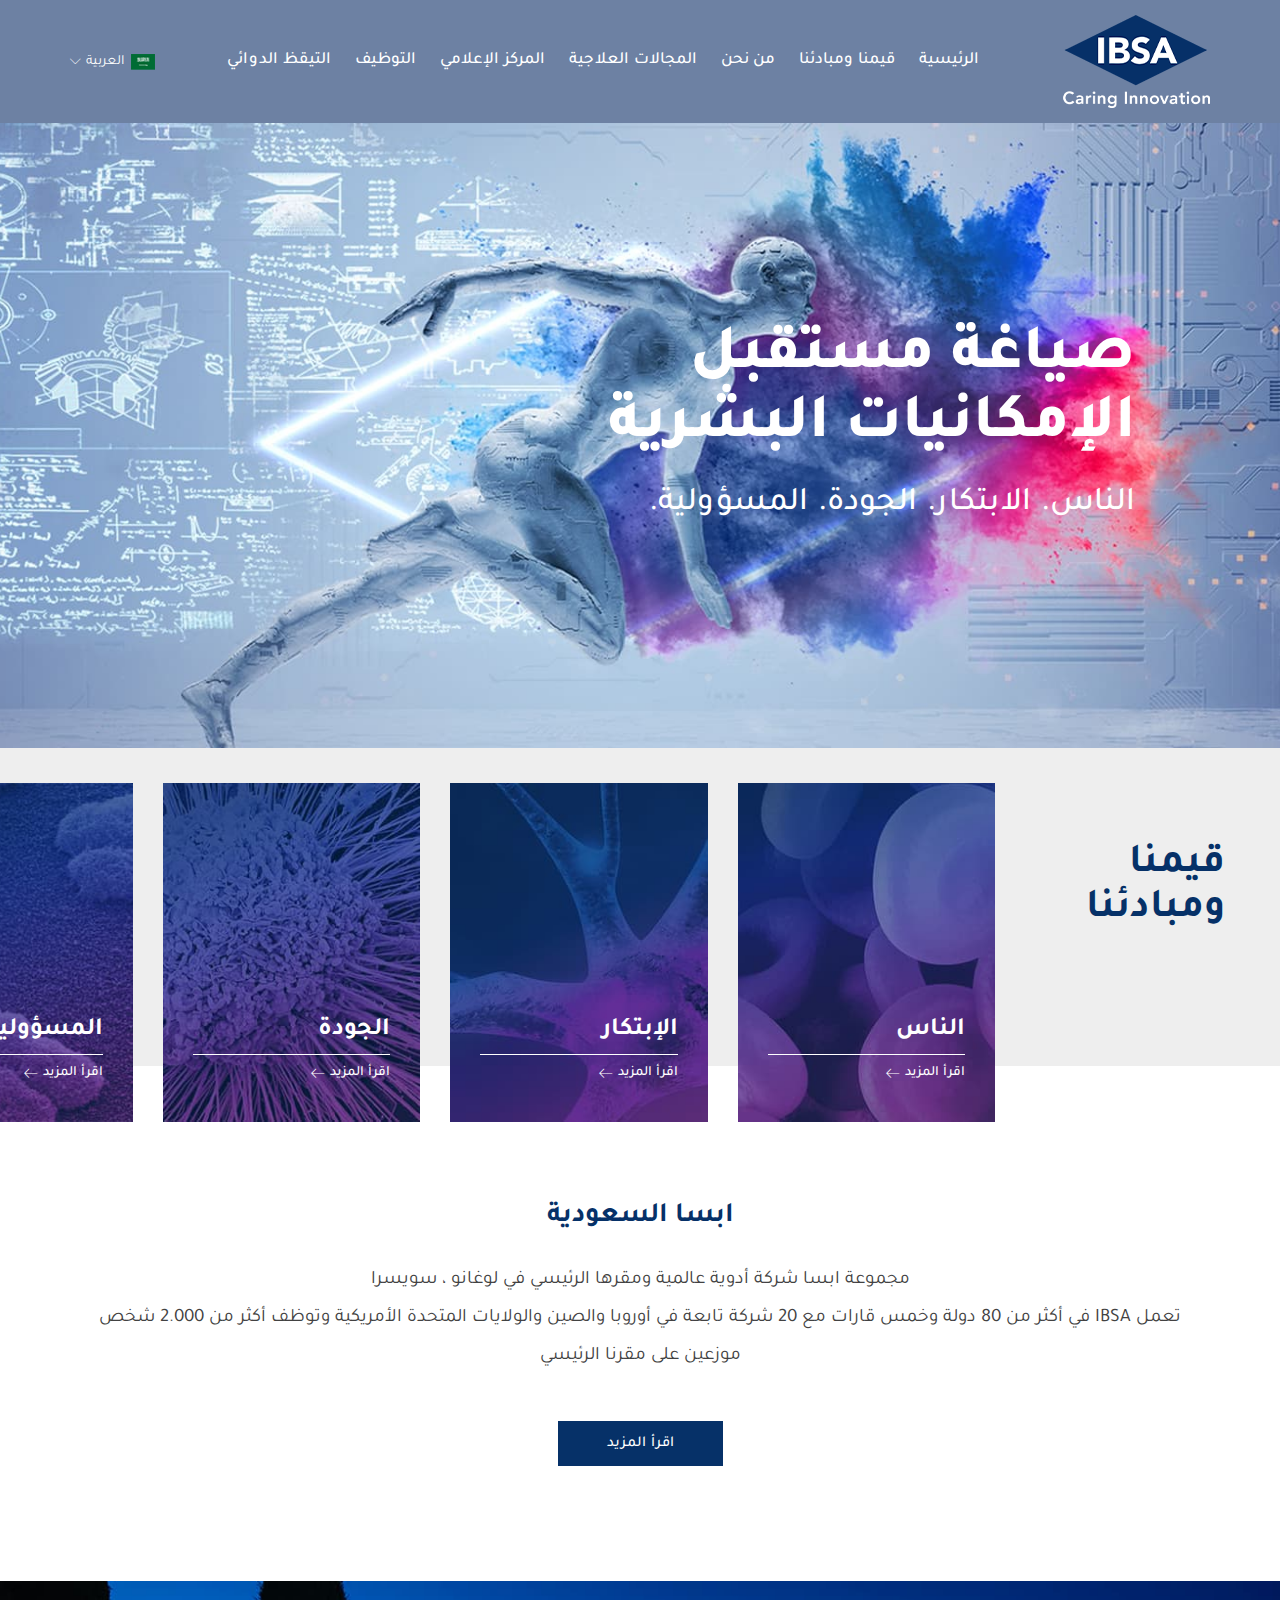
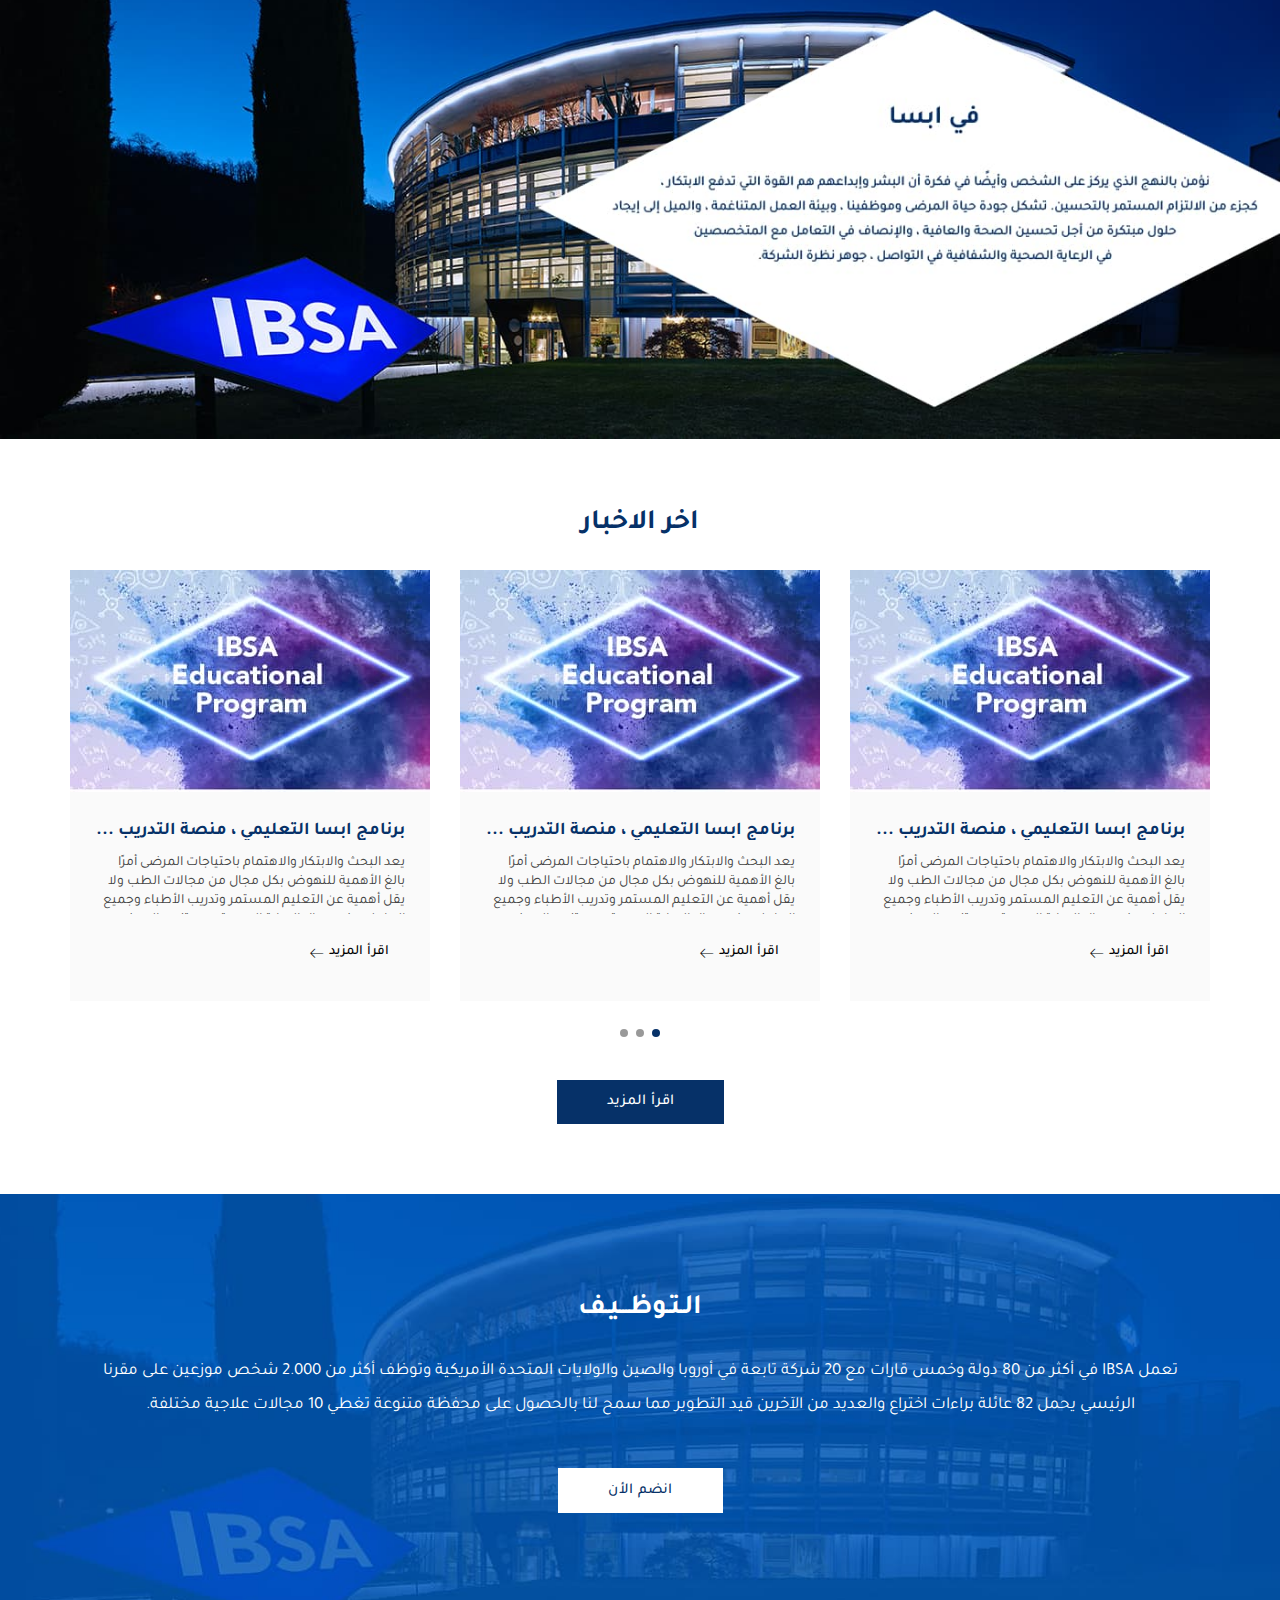
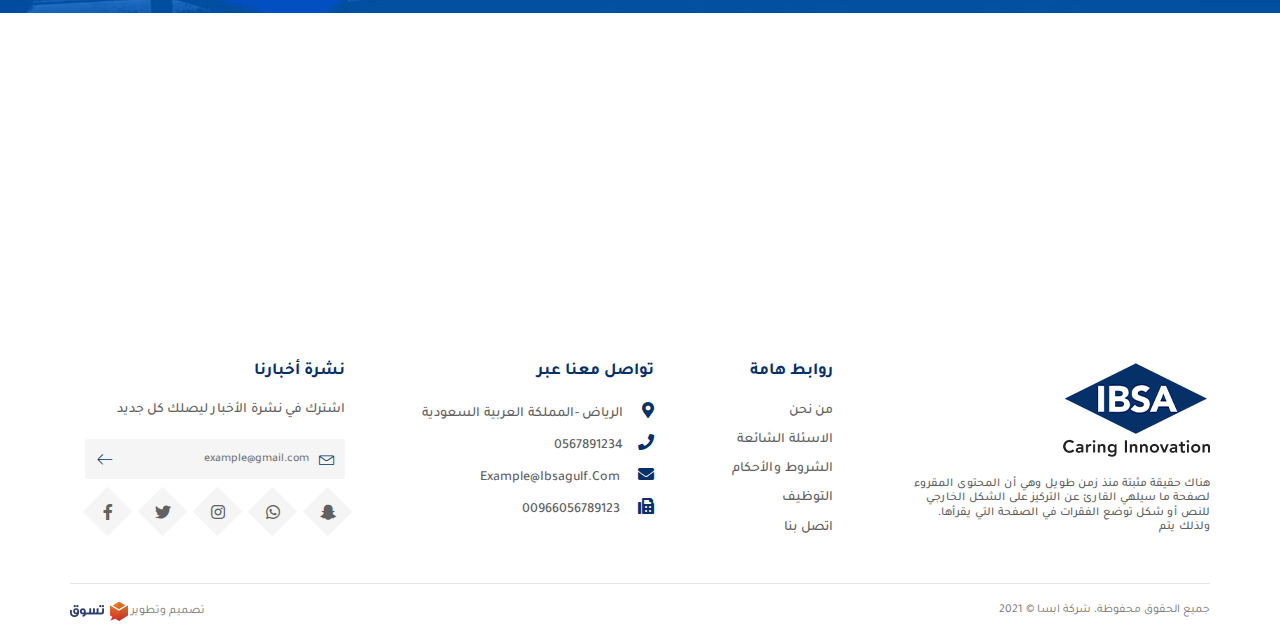
<file: index.html>
<!DOCTYPE html>
<html lang="ar" dir="rtl">
  <head>
    <meta charset="UTF-8" />
    <meta name="viewport" content="width=device-width, initial-scale=1.0" />
    <link rel="stylesheet" href="./css/vendor/all.min.css" />
    <link rel="stylesheet" href="./css/vendor/linear.css" />
    <link rel="stylesheet" href="./css/vendor/bootstrap.min.css" />
    <link rel="stylesheet" href="./css/vendor/swiper-bundle.css" />
    <link rel="stylesheet" href="./css/main.css" />
    <link rel="shortcut icon" href="./images/favicon.png" />
    <title>ابسا</title>
  </head>

  <body class="overflow">
    <div class="pre-loader">
      <div class="content">
        <div class="lds">
          <div></div>
          <div></div>
          <div></div>
        </div>
      </div>
    </div>

    <nav>
      <div class="container">
        <div class="nav-bottom">
          <div class="nav-logo">
            <a href="#"><img src="./images/logo.png" alt=".." /></a>
          </div>
          <div class="nava" id="nava">
            <div class="nava-content">
              <div class="nava-head">
                <div class="nava-close" id="close-nava">
                  <span class="lnr lnr-cross"></span>
                </div>
              </div>
              <ul>
                <li><a href="#"> الرئيسية </a></li>
                <li><a href="#"> قيمنا ومبادئنا </a></li>
                <li><a href="#"> من نحن </a></li>
                <li><a href="#"> المجالات العلاجية </a></li>
                <li class="top-setting sm-slide slide">
                  <span class="setting-anchor drop ico-btn">
                    <span class="txt">المركز الإعلامي</span>
                    <span class="lnr lnr-chevron-down down"></span>
                  </span>
                  <ul class="top-dropDown">
                    <li><a href="#">اخبارنا</a></li>
                    <li><a href="#">معرض الصور</a></li>
                    <li><a href="#">فروعنا</a></li>
                  </ul>
                </li>
                <li><a href="#"> التوظيف </a></li>
                <li><a href="#"> التيقظ الدوائي </a></li>
              </ul>
            </div>
          </div>
          <div class="nav-icons flex-center">
            <div class="top-setting nav-lang nav-icon">
              <span class="setting-anchor ico-btn">
                <img src="./images/icons/ar.png" alt=".." />
                <span class="txt">العربية</span>
                <span class="lnr lnr-chevron-down down"></span>
              </span>
              <ul class="top-dropDown">
                <li><a href="./index.html">العربية</a></li>
                <li><a href="./index-en.html"> English</a></li>
              </ul>
            </div>
            <div class="nava-btn nav-icon" id="nava-icon">
              <div class="ico-btn">
                <span class="lnr lnr-menu"></span>
              </div>
            </div>
          </div>
        </div>
      </div>
    </nav>

    <header>
      <a href="#">
        <div class="container">
          <div class="header-content">
            <h1>صياغة مستقبل <br>
              الإمكانيات البشرية </h1>
            <h2>الناس.  الابتكار.  الجودة.  المسؤولية.</h2>
         </div>
        </div>
      </a>
    </div>

    </header>

    <section class="services">
      <div class="container">
        <div class="services-content" id="services-content">
          <div class="services-head">
            <h3>قيمنا <br>
              ومبادئنا</h3>
          </div>
          <div class="services-slider">

            <div class="services-swiper-container s-containe">
              <div class="swiper-wrapper">
                <div class="swiper-slide">
                  <div class="service">
                      <div class="service-img">
                        <img src="./images/banners/1.jpg" alt=".." />
                      </div>
                      <div class="service-body">
                        <h4>الناس</h4>
                        <p>كما أن الدم مسؤول عن أهم الوظائف الحيوية من خلال نقل الأكسجين والمواد المغذية إلى جميع خلايا الجسم ، فإننا نشعر بالمسؤولية تجاه العافية العامة للفرد ، بما في ذلك البيئة والمجتمع المحلي.
                        </p>
                        <a href="#" class="s-btn">اقرأ المزيد <span class="lnr lnr-arrow-left arrow"></span></a>
                      </div>
                  </div>
                </div>
                <div class="swiper-slide">
                  <div class="service">
                      <div class="service-img">
                        <img src="./images/banners/2.jpg" alt=".." />
                      </div>
                      <div class="service-body">
                        <h4>الإبتكار</h4>
                        <p>كما أن الدم مسؤول عن أهم الوظائف الحيوية من خلال نقل الأكسجين والمواد المغذية إلى جميع خلايا الجسم ، فإننا نشعر بالمسؤولية تجاه العافية العامة للفرد ، بما في ذلك البيئة والمجتمع المحلي.
                        </p>
                        <a href="#" class="s-btn">اقرأ المزيد <span class="lnr lnr-arrow-left arrow"></span></a>
                      </div>
                  </div>
                </div>
                <div class="swiper-slide">
                  <div class="service">
                      <div class="service-img">
                        <img src="./images/banners/3.jpg" alt=".." />
                      </div>
                      <div class="service-body">
                        <h4>الجودة</h4>
                        <p>كما أن الدم مسؤول عن أهم الوظائف الحيوية من خلال نقل الأكسجين والمواد المغذية إلى جميع خلايا الجسم ، فإننا نشعر بالمسؤولية تجاه العافية العامة للفرد ، بما في ذلك البيئة والمجتمع المحلي.
                        </p>
                        <a href="#" class="s-btn">اقرأ المزيد <span class="lnr lnr-arrow-left arrow"></span></a>
                      </div>
                  </div>
                </div>
                <div class="swiper-slide">
                  <div class="service">
                      <div class="service-img">
                        <img src="./images/banners/4.jpg" alt=".." />
                      </div>
                      <div class="service-body">
                        <h4>المسؤولية</h4>
                        <p>كما أن الدم مسؤول عن أهم الوظائف الحيوية من خلال نقل الأكسجين والمواد المغذية إلى جميع خلايا الجسم ، فإننا نشعر بالمسؤولية تجاه العافية العامة للفرد ، بما في ذلك البيئة والمجتمع المحلي.
                        </p>
                        <a href="#" class="s-btn">اقرأ المزيد <span class="lnr lnr-arrow-left arrow"></span></a>
                      </div>
                  </div>
                </div>
              </div>
  
              <div class="swiper-pagination"></div>          
            </div>
            <div class="swiper-button-prev" id="slider-btn-prev"></div>
            <div class="swiper-button-next" id="slider-btn-next"></div>
          </div>
        </div>
      </div>
    </section>

    <div class="about">
      <div class="container">
        <div class="about-content">
          <div class="s-head">
            <h3>ابسا السعودية</h3>
          </div>
          <p>
            مجموعة ابسا شركة أدوية عالمية ومقرها الرئيسي في لوغانو ، سويسرا <br>
            تعمل IBSA في أكثر من 80 دولة وخمس قارات مع 20 شركة تابعة في أوروبا والصين والولايات المتحدة الأمريكية وتوظف أكثر من 2.000 شخص موزعين على مقرنا الرئيسي </p>
            <a href="#" class="s-btn">اقرأ المزيد</a>
        </div>
      </div>
    </div>
    
    <section class="banner-container">
        <div class="banner-content flex-center">
          <div class="banner">
            <a href="#"><img src="./images/banners/banner.jpg" alt=".." /></a>
          </div>
        </div>
    </section>

    <section class="news">
      <div class="container">
        <div class="news-head s-head">
          <h3>اخر الاخبار</h3>
        </div>
        <div class="s-swiper-container s-containe">
          <div class="news-content swiper-wrapper">
            <div class="news-item swiper-slide">
              <div class="news-img">
                <a href="#">
                  <img src="./images/news.jpg" alt=".." />
                </a>
              </div>
              <div class="news-body">
                <h3>
                  <a href="#">
                    برنامج ابسا التعليمي ، منصة التدريب ...</a
                  >
                </h3>
                <p>
                  يعد البحث والابتكار والاهتمام باحتياجات المرضى أمرًا بالغ الأهمية للنهوض بكل مجال من مجالات الطب ولا يقل أهمية عن التعليم المستمر وتدريب الأطباء وجميع العاملين في مجال الرعاية الصحية. يعد تزويد المهنيين الطبيين بأفضل الأدوات لتحقيق النمو المستمر في المهارات والمعرفة مسؤولية تفي بها IBSA دائمًا بالالتزام والشغف.
                </p>
                <a class="s-btn" href="#">اقرأ المزيد <span class="lnr lnr-arrow-left left"></span></a>
              </div>
            </div>
            <div class="news-item swiper-slide">
              <div class="news-img">
                <a href="#">
                  <img src="./images/news.jpg" alt=".." />
                </a>
              </div>
              <div class="news-body">
                <h3>
                  <a href="#">
                    برنامج ابسا التعليمي ، منصة التدريب ...</a
                  >
                </h3>
                <p>
                  يعد البحث والابتكار والاهتمام باحتياجات المرضى أمرًا بالغ الأهمية للنهوض بكل مجال من مجالات الطب ولا يقل أهمية عن التعليم المستمر وتدريب الأطباء وجميع العاملين في مجال الرعاية الصحية. يعد تزويد المهنيين الطبيين بأفضل الأدوات لتحقيق النمو المستمر في المهارات والمعرفة مسؤولية تفي بها IBSA دائمًا بالالتزام والشغف.
                </p>
                <a class="s-btn" href="#">اقرأ المزيد <span class="lnr lnr-arrow-left left"></span></a>
              </div>
            </div>
            <div class="news-item swiper-slide">
              <div class="news-img">
                <a href="#">
                  <img src="./images/news.jpg" alt=".." />
                </a>
              </div>
              <div class="news-body">
                <h3>
                  <a href="#">
                    برنامج ابسا التعليمي ، منصة التدريب ...</a
                  >
                </h3>
                <p>
                  يعد البحث والابتكار والاهتمام باحتياجات المرضى أمرًا بالغ الأهمية للنهوض بكل مجال من مجالات الطب ولا يقل أهمية عن التعليم المستمر وتدريب الأطباء وجميع العاملين في مجال الرعاية الصحية. يعد تزويد المهنيين الطبيين بأفضل الأدوات لتحقيق النمو المستمر في المهارات والمعرفة مسؤولية تفي بها IBSA دائمًا بالالتزام والشغف.
                </p>
                <a class="s-btn" href="#">اقرأ المزيد <span class="lnr lnr-arrow-left left"></span></a>
              </div>
            </div>
          </div>

          <div class="swiper-pagination"></div>

        </div>
        <a href="#" class="more">اقرأ المزيد</a>
      </div>
    </section>

    <div class="join">
      <div class="container">
        <div class="join-content">
          <div class="s-head">
            <h3>الـتـوظـــيـف</h3>
          </div>
          <p>
            تعمل IBSA في أكثر من 80 دولة وخمس قارات مع 20 شركة تابعة في أوروبا والصين والولايات المتحدة الأمريكية وتوظف أكثر من 2.000 شخص موزعين على مقرنا الرئيسي 
يحمل 82 عائلة براءات اختراع والعديد من الآخرين قيد التطوير مما سمح لنا بالحصول على محفظة متنوعة تغطي 10 مجالات علاجية مختلفة.
            <a href="#" class="s-btn">انضم الأن</a>
        </div>
      </div>
    </div>
    
    <div class="map">
      <iframe
        src="https://maps.google.com/maps?q=Riyadh&z=15&output=embed"
        width="360"
        height="270"
        frameborder="0"
        style="border: 0"
      ></iframe>
    </div>

    <footer>
      <div class="container">
        <div class="footer-top">
          <div class="footer-logo">
            <img src="./images/footer-logo.png" alt=".." />
            <p>
              هناك حقيقة مثبتة منذ زمن طويل وهي أن المحتوى المقروء لصفحة ما
              سيلهي القارئ عن التركيز على الشكل الخارجي للنص أو شكل توضع الفقرات
              في الصفحة التي يقرأها. ولذلك يتم
            </p>
          </div>
          <div
            class="info footer-list"
            data-aos="fade-left"
            data-aos-delay="0"
            data-target="#collapse1"
            aria-expanded="false"
            aria-controls="collapse1"
          >
            <div class="head">
              <h4>روابط هامة <i class="fas fa-chevron-down down"></i></h4>
            </div>
            <ul id="collapse1">
              <li><a href="#">من نحن</a></li>
              <li><a href="#">الاسئلة الشائعة</a></li>
              <li><a href="#">الشروط والأحكام</a></li>
              <li><a href="#">التوظيف</a></li>
              <li><a href="#">اتصل بنا</a></li>
            </ul>
          </div>
          <div
            class="adds footer-list"
            data-aos="fade-left"
            data-aos-delay="300"
            data-target="#collapse2"
            aria-expanded="false"
            aria-controls="collapse2"
          >
            <div class="head">
              <h4>تواصل معنا عبر <i class="fas fa-chevron-down down"></i></h4>
            </div>
            <ul id="collapse2">
              <li>
                <a href="#"
                  ><i class="fas fa-map-marker-alt ico"></i> الرياض -المملكة العربية السعودية</a
                >
              </li>
              <li>
                <a href="#"
                  ><i class="fas fa-phone ico"></i>0567891234
                  </a
                >
              </li>
              <li>
                <a href="#"
                  ><i class="fas fa-envelope ico"></i>
                  example@ibsagulf.com</a
                >
              </li>
              <li>
                <a href="#"><i class="fas fa-fax ico"></i> 00966056789123</a>
              </li>
            </ul>
          </div>
          <div class="mail">
            <div class="head">
              <h4>نشرة أخبارنا</h4>
            </div>
            <div class="newslitter">
              <p>اشترك في نشرة الأخبار ليصلك كل جديد</p>
              <div class="form">
                <div class="input-form">
                  <span class="lnr lnr-envelope ico"></span>
                  <input type="text" placeholder="example@gmail.com" />
                  <button class="send-btn flex-center">
                    <span class="lnr lnr-arrow-left"></span>
                  </button>
                </div>
              </div>
            </div>
            <div class="social flex-center">
              <div class="social-icon snap">
                <a class="flex-center" href="#">
                  <i class="fab fa-snapchat-ghost"></i>
                </a>
              </div>
              <div class="social-icon whats">
                <a class="flex-center" href="#">
                  <i class="fab fa-whatsapp"></i>
                </a>
              </div>
              <div class="social-icon insta">
                <a class="flex-center" href="#">
                  <i class="fab fa-instagram"></i>
                </a>
              </div>
              <div class="social-icon twitter">
                <a class="flex-center" href="#">
                  <i class="fab fa-twitter"></i>
                </a>
              </div>
              <div class="social-icon facebook">
                <a class="flex-center" href="#">
                  <i class="fab fa-facebook-f"></i>
                </a>
              </div>
            </div>
          </div>
        </div>
        <div class="credit flex-center">
          <p>جميع الحقوق محفوظة، شركة ابسا &copy; 2021</p>
          <p>
            تصميم وتطوير
            <a href="https://tasawk.com.sa/" target="_blank">
              <img src="./images/icons/footer.png" alt=".."
            /></a>
          </p>
        </div>
      </div>
    </footer>

    <div
      id="up"
      class="up flex-center"
      onclick="window.scroll({top: 0,behavior: 'smooth'});"
    >
      <span class="lnr lnr-arrow-up"></span>
    </div>

    <script src="./js/vendor/jquery.min.js"></script>
    <script src="./js/vendor/bootstrap.min.js"></script>
    <script src="./js/vendor/swiper-bundle.js"></script>
    <script src="./js/main.js"></script>
  </body>
</html>
</file>
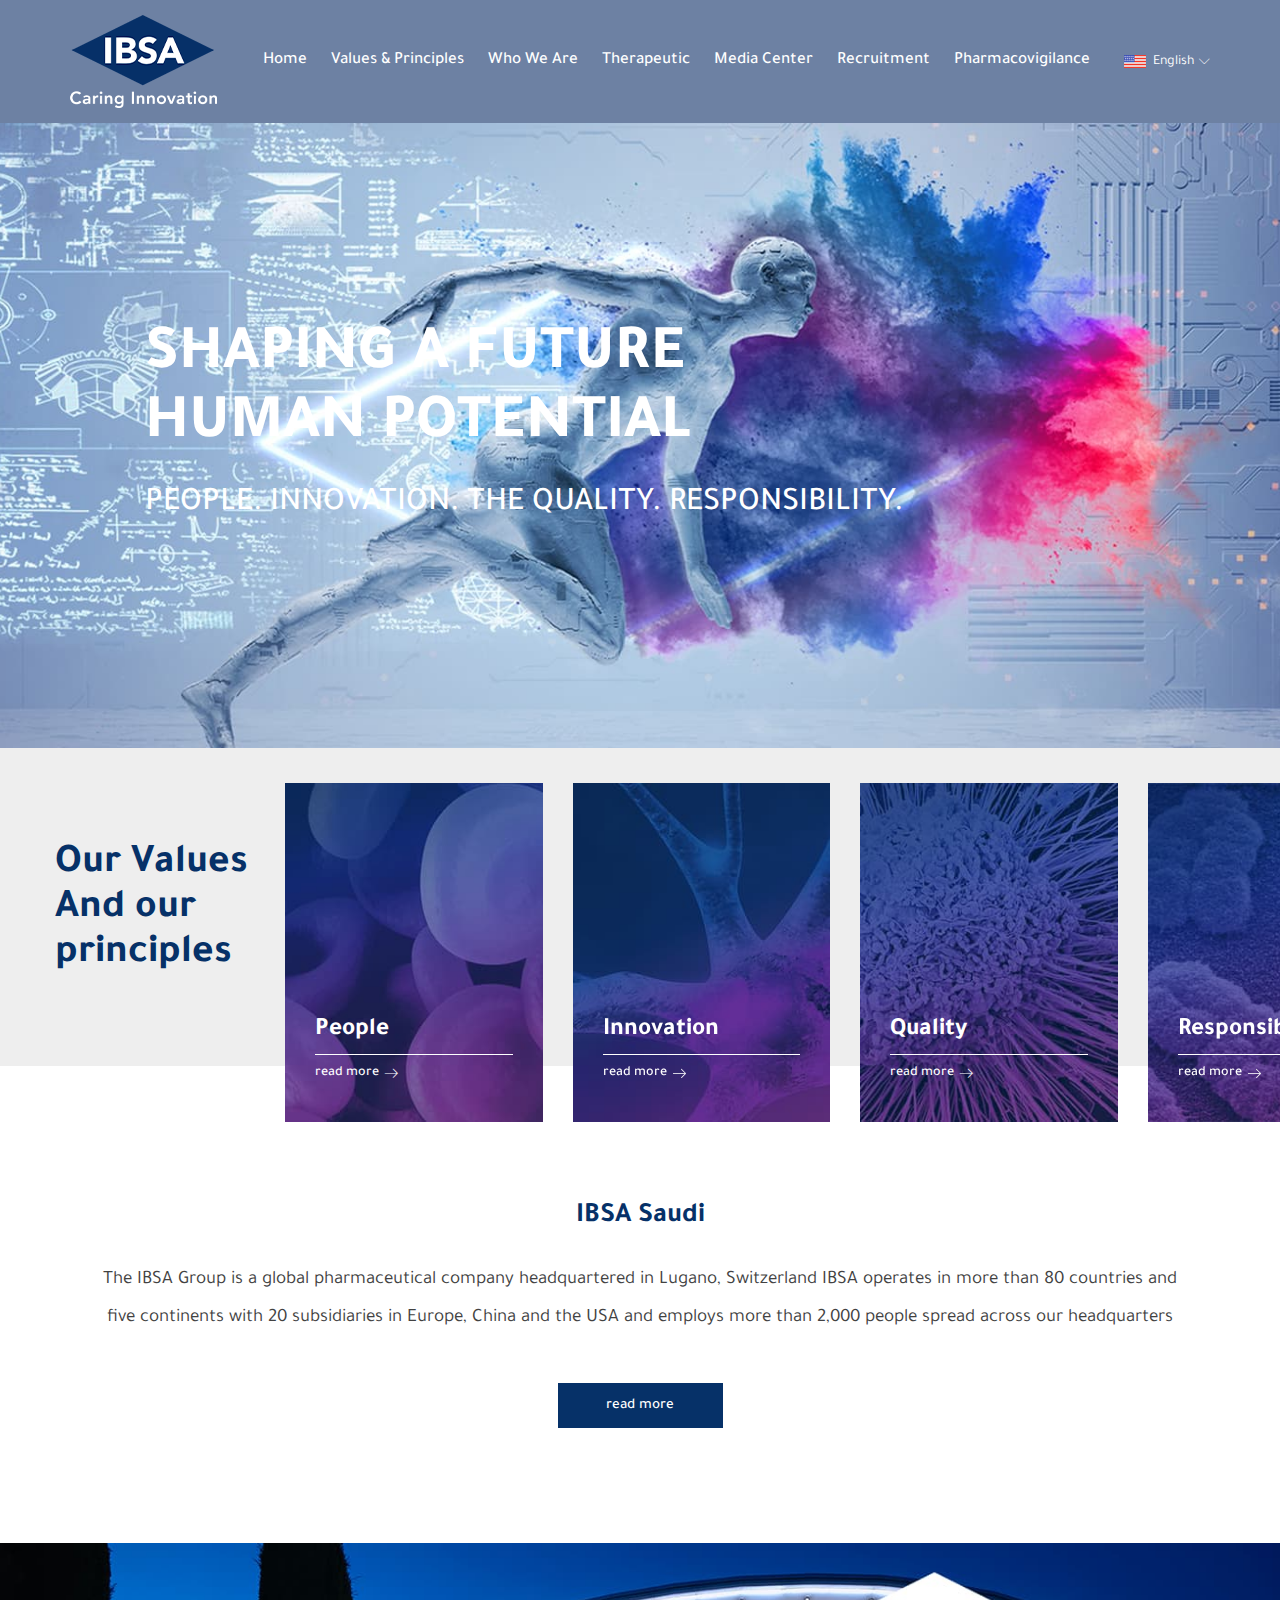
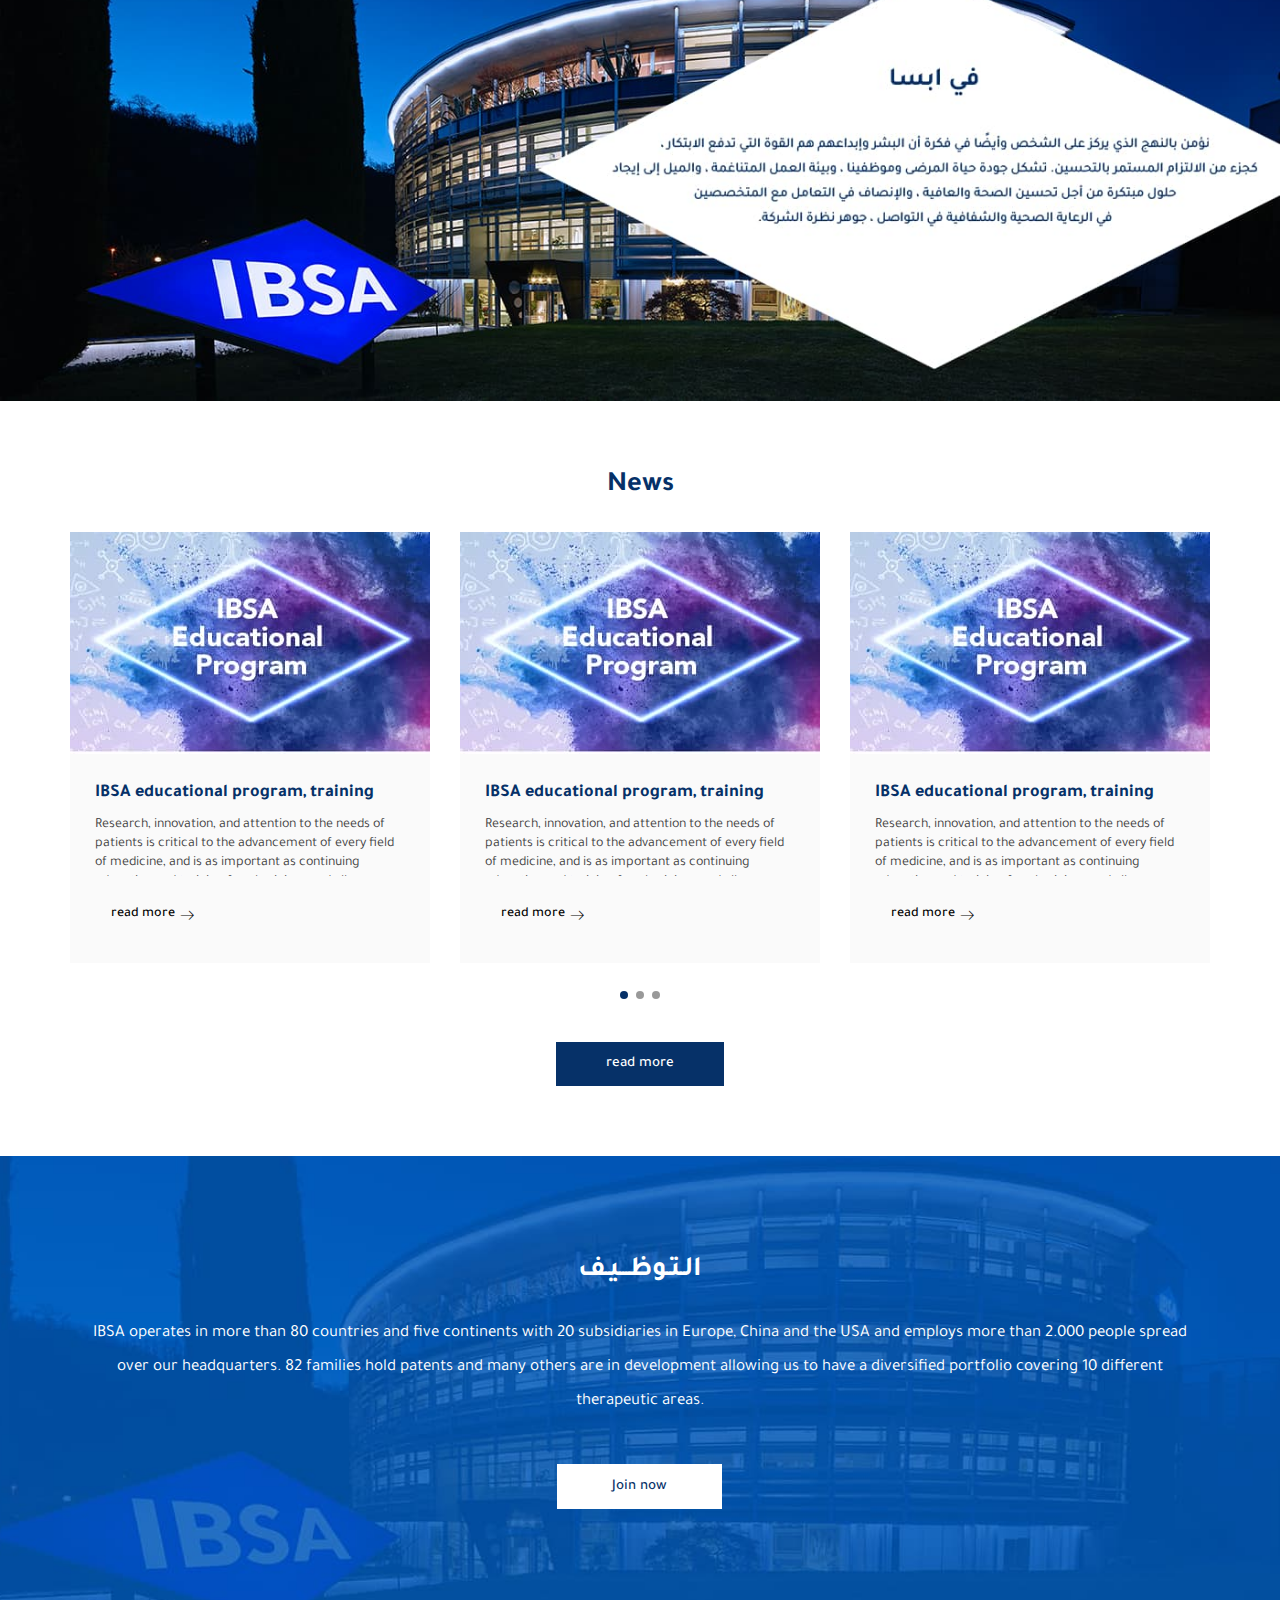
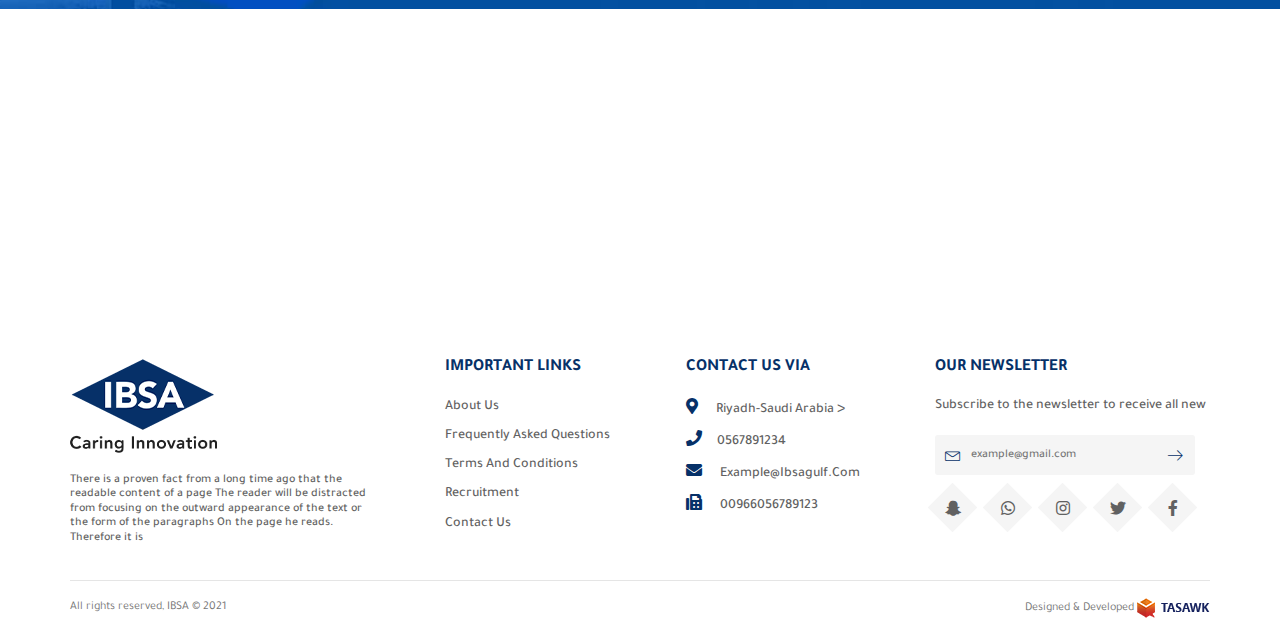
<file: index-en.html>
<!DOCTYPE html>
<html lang="en" dir="ltr">
  <head>
    <meta charset="UTF-8" />
    <meta name="viewport" content="width=device-width, initial-scale=1.0" />
    <link rel="stylesheet" href="./css/vendor/all.min.css" />
    <link rel="stylesheet" href="./css/vendor/linear.css" />
    <link rel="stylesheet" href="./css/vendor/bootstrap.min.css" />
    <link rel="stylesheet" href="./css/vendor/swiper-bundle.css" />
    <link rel="stylesheet" href="./css/main.css" />
    <link rel="shortcut icon" href="./images/favicon.png" />
    <title>IBSA</title>
  </head>

  <body class="overflow">
    <div class="pre-loader">
      <div class="content">
        <div class="lds">
          <div></div>
          <div></div>
          <div></div>
        </div>
      </div>
    </div>

    <nav>
      <div class="container">
        <div class="nav-bottom">
          <div class="nav-logo">
            <a href="#"><img src="./images/logo.png" alt=".." /></a>
          </div>
          <div class="nava" id="nava">
            <div class="nava-content">
              <div class="nava-head">
                <div class="nava-close" id="close-nava">
                  <span class="lnr lnr-cross"></span>
                </div>
              </div>
              <ul>
                <li> <a href="#"> Home </a> </li>
                <li> <a href="#"> values & principles </a> </li>
                <li> <a href="#"> Who we are </a> </li>
                <li> <a href="#"> Therapeutic </a> </li>
                <li class = "top-setting sm-slide slide">
                  <span class = "setting-anchor drop ico-btn">
                    <span class = "txt"> Media Center </span>
                    <span class="lnr lnr-chevron-down down"></span>
                  </span>
                  <ul class="top-dropDown">
                     <li> <a href="#"> our news </a> </li>
                     <li> <a href="#"> Gallery </a> </li>
                     <li> <a href="#"> Branches </a> </li>
                   </ul>
                 </li>
                 <li> <a href="#"> recruitment </a> </li>
                 <li> <a href="#"> Pharmacovigilance </a> </li>
              </ul>
            </div>
          </div>
          <div class="nav-icons flex-center">
            <div class="top-setting nav-lang nav-icon">
              <span class="setting-anchor ico-btn">
                <img src="./images/icons/en.png" alt=".." />
                <span class="txt">English</span>
                <span class="lnr lnr-chevron-down down"></span>
              </span>
              <ul class="top-dropDown">
                <li><a href="./index.html">العربية</a></li>
                <li><a href="./index-en.html"> English</a></li>
              </ul>
            </div>
            <div class="nava-btn nav-icon" id="nava-icon">
              <div class="ico-btn">
                <span class="lnr lnr-menu"></span>
              </div>
            </div>
          </div>
        </div>
      </div>
    </nav>

    <header>
      <a href="#">
        <div class="container">
          <div class="header-content">
            <h1> Shaping a future <br>
              Human potential </h1> 
            <h2> people. Innovation. the quality. Responsibility. </h2>
         </div>
        </div>
      </a>
    </div>

    </header>

    <section class="services">
      <div class="container">
        <div class="services-content" id="services-content">
          <div class="services-head">
            <h3> Our Values <br>
              And our principles </h3>
          </div>
          <div class="services-slider">

            <div class="services-swiper-container s-containe">
              <div class="swiper-wrapper">
                <div class="swiper-slide">
                  <div class="service">
                      <div class="service-img">
                        <img src="./images/banners/1.jpg" alt=".." />
                      </div>
                      <div class="service-body">
                        <h4>People</h4>
                        <p>Just as blood is responsible for the most vital functions by transporting oxygen and nutrients to all cells of the body, we feel a responsibility towards the general wellness of the individual, including the environment and the community.</p>
                        <a href="#" class="s-btn">read more <span class="lnr lnr-arrow-right arrow"></span></a>
                      </div>
                  </div>
                </div>
                <div class="swiper-slide">
                  <div class="service">
                      <div class="service-img">
                        <img src="./images/banners/2.jpg" alt=".." />
                      </div>
                      <div class="service-body">
                        <h4>Innovation</h4>
                        <p>Just as blood is responsible for the most vital functions by transporting oxygen and nutrients to all cells of the body, we feel a responsibility towards the general wellness of the individual, including the environment and the community.</p>
                        <a href="#" class="s-btn">read more <span class="lnr lnr-arrow-right arrow"></span></a>
                      </div>
                  </div>
                </div>
                <div class="swiper-slide">
                  <div class="service">
                      <div class="service-img">
                        <img src="./images/banners/3.jpg" alt=".." />
                      </div>
                      <div class="service-body">
                        <h4>Quality</h4>
                        <p>Just as blood is responsible for the most vital functions by transporting oxygen and nutrients to all cells of the body, we feel a responsibility towards the general wellness of the individual, including the environment and the community.</p>
                        <a href="#" class="s-btn">read more <span class="lnr lnr-arrow-right arrow"></span></a>
                      </div>
                  </div>
                </div>
                <div class="swiper-slide">
                  <div class="service">
                      <div class="service-img">
                        <img src="./images/banners/4.jpg" alt=".." />
                      </div>
                      <div class="service-body">
                        <h4>Responsibility</h4>
                        <p>Just as blood is responsible for the most vital functions by transporting oxygen and nutrients to all cells of the body, we feel a responsibility towards the general wellness of the individual, including the environment and the community.</p>
                        <a href="#" class="s-btn">read more <span class="lnr lnr-arrow-right arrow"></span></a>
                      </div>
                  </div>
                </div>
              </div>
  
              <div class="swiper-pagination"></div>          
            </div>
            <div class="swiper-button-prev" id="slider-btn-prev"></div>
            <div class="swiper-button-next" id="slider-btn-next"></div>
          </div>
        </div>
      </div>
    </section>

    <div class="about">
      <div class="container">
        <div class="about-content">
          <div class="s-head">
            <h3> IBSA Saudi </h3>
          </div>
          <p>
            The IBSA Group is a global pharmaceutical company headquartered in Lugano, Switzerland
            IBSA operates in more than 80 countries and five continents with 20 subsidiaries in Europe, China and the USA and employs more than 2,000 people spread across our headquarters </p>
            <a href="#" class="s-btn">read more</a>
        </div>
      </div>
    </div>
    
    <section class="banner-container">
        <div class="banner-content flex-center">
          <div class="banner">
            <a href="#"><img src="./images/banners/banner.jpg" alt=".." /></a>
          </div>
        </div>
    </section>

    <section class="news">
      <div class="container">
        <div class="news-head s-head">
          <h3>News</h3>
        </div>
        <div class="s-swiper-container s-containe">
          <div class="news-content swiper-wrapper">
            <div class="news-item swiper-slide">
              <div class="news-img">
                <a href="#">
                  <img src="./images/news.jpg" alt=".." />
                </a>
              </div>
              <div class="news-body">
                <h3>
                  <a href="#">
                    IBSA educational program, training platform ...</a
                  >
                </h3>
                <p>
                 Research, innovation, and attention to the needs of patients is critical to the advancement of every field of medicine, and is as important as continuing education and training for physicians and all healthcare workers. Providing medical professionals with the best tools for continuous growth in skills and knowledge is a responsibility that IBSA has always fulfilled with commitment and passion.
                </p>
                <a class="s-btn" href="#">read more <span class="lnr lnr-arrow-right left"></span></a>
              </div>
            </div>
            <div class="news-item swiper-slide">
              <div class="news-img">
                <a href="#">
                  <img src="./images/news.jpg" alt=".." />
                </a>
              </div>
              <div class="news-body">
                <h3>
                  <a href="#">
                    IBSA educational program, training platform ...</a
                  >
                </h3>
                <p>
                 Research, innovation, and attention to the needs of patients is critical to the advancement of every field of medicine, and is as important as continuing education and training for physicians and all healthcare workers. Providing medical professionals with the best tools for continuous growth in skills and knowledge is a responsibility that IBSA has always fulfilled with commitment and passion.
                </p>
                <a class="s-btn" href="#">read more <span class="lnr lnr-arrow-right left"></span></a>
              </div>
            </div>
            <div class="news-item swiper-slide">
              <div class="news-img">
                <a href="#">
                  <img src="./images/news.jpg" alt=".." />
                </a>
              </div>
              <div class="news-body">
                <h3>
                  <a href="#">
                    IBSA educational program, training platform ...</a
                  >
                </h3>
                <p>
                 Research, innovation, and attention to the needs of patients is critical to the advancement of every field of medicine, and is as important as continuing education and training for physicians and all healthcare workers. Providing medical professionals with the best tools for continuous growth in skills and knowledge is a responsibility that IBSA has always fulfilled with commitment and passion.
                </p>
                <a class="s-btn" href="#">read more <span class="lnr lnr-arrow-right left"></span></a>
              </div>
            </div>
          </div>

          <div class="swiper-pagination"></div>

        </div>
        <a href="#" class="more">read more</a>
      </div>
    </section>

    <div class="join">
      <div class="container">
        <div class="join-content">
          <div class="s-head">
            <h3>الـتـوظـــيـف</h3>
          </div>
          <p>
            IBSA operates in more than 80 countries and five continents with 20 subsidiaries in Europe, China and the USA and employs more than 2.000 people spread over our headquarters.
            82 families hold patents and many others are in development allowing us to have a diversified portfolio covering 10 different therapeutic areas.
            <a href="#" class="s-btn">Join now</a>
        </div>
      </div>
    </div>
    
    <div class="map">
      <iframe
        src="https://maps.google.com/maps?q=Riyadh&z=15&output=embed"
        width="360"
        height="270"
        frameborder="0"
        style="border: 0"
      ></iframe>
    </div>

    <footer>
      <div class="container">
        <div class="footer-top">
          <div class="footer-logo">
            <img src="./images/footer-logo.png" alt=".." />
            <p>
              There is a proven fact from a long time ago that the readable content of a page
              The reader will be distracted from focusing on the outward appearance of the text or the form of the paragraphs
              On the page he reads. Therefore it is
            </p>
          </div>
          <div
            class="info footer-list"
            data-aos="fade-left"
            data-aos-delay="0"
            data-target="#collapse1"
            aria-expanded="false"
            aria-controls="collapse1"
          >
            <div class="head">
              <h4> Important links <i class = "fas fa-chevron-down down"> </i> </h4>
            </div>
            <ul id = "collapse1">
              <li> <a href="#"> About us </a> </li>
              <li> <a href="#"> Frequently Asked Questions </a> </li>
              <li> <a href="#"> Terms and Conditions </a> </li>
              <li> <a href="#"> recruitment </a> </li>
              <li> <a href="#"> Contact us </a> </li>
            </ul>
          </div>
          <div
            class="adds footer-list"
            data-aos="fade-left"
            data-aos-delay="300"
            data-target="#collapse2"
            aria-expanded="false"
            aria-controls="collapse2"
          >
            <div class="head">
              <h4> Contact us via <i class = "fas fa-chevron-down down"> </i> </h4>
             </div>
             <ul id = "collapse2">
               <li>
                 <a href = "#"
                   > <i class = "fas fa-map-marker-alt ico"> </i> Riyadh-Saudi Arabia </a>
                 >
              </li>
              <li>
                <a href="#"
                  ><i class="fas fa-phone ico"></i>0567891234
                  </a
                >
              </li>
              <li>
                <a href="#"
                  ><i class="fas fa-envelope ico"></i>
                  example@ibsagulf.com</a
                >
              </li>
              <li>
                <a href="#"><i class="fas fa-fax ico"></i> 00966056789123</a>
              </li>
            </ul>
          </div>
          <div class="mail">
            <div class="head">
              <h4> Our newsletter </h4>
            </div>
            <div class = "newslitter">
              <p> Subscribe to the newsletter to receive all new </p>
              <div class="form">
                <div class="input-form">
                  <span class="lnr lnr-envelope ico"></span>
                  <input type="text" placeholder="example@gmail.com" />
                  <button class="send-btn flex-center">
                    <span class="lnr lnr-arrow-right"></span>
                  </button>
                </div>
              </div>
            </div>
            <div class="social flex-center">
              <div class="social-icon snap">
                <a class="flex-center" href="#">
                  <i class="fab fa-snapchat-ghost"></i>
                </a>
              </div>
              <div class="social-icon whats">
                <a class="flex-center" href="#">
                  <i class="fab fa-whatsapp"></i>
                </a>
              </div>
              <div class="social-icon insta">
                <a class="flex-center" href="#">
                  <i class="fab fa-instagram"></i>
                </a>
              </div>
              <div class="social-icon twitter">
                <a class="flex-center" href="#">
                  <i class="fab fa-twitter"></i>
                </a>
              </div>
              <div class="social-icon facebook">
                <a class="flex-center" href="#">
                  <i class="fab fa-facebook-f"></i>
                </a>
              </div>
            </div>
          </div>
        </div>
        <div class="credit flex-center">
          <p> All rights reserved, IBSA &copy; 2021 </p>
          <p>
            Designed & Developed
            <a href="https://tasawk.com.sa/" target="_blank">
              <img src = "./images/icons/footer-en.png" alt = ".."
            /> </a>
          </p>
        </div>
      </div>
    </footer>

    <div
      id="up"
      class="up flex-center"
      onclick="window.scroll({top: 0,behavior: 'smooth'});"
    >
      <span class="lnr lnr-arrow-up"></span>
    </div>

    <script src="./js/vendor/jquery.min.js"></script>
    <script src="./js/vendor/bootstrap.min.js"></script>
    <script src="./js/vendor/swiper-bundle.js"></script>
    <script src="./js/main.js"></script>
  </body>
</html>
</file>
<file: css/vendor/linear.css>
@font-face {
	font-family: 'Linearicons-Free';
	src:url('fonts/Linearicons-Free.eot?w118d');
	src:url('fonts/Linearicons-Free.eot?#iefixw118d') format('embedded-opentype'),
		url('fonts/Linearicons-Free.woff2?w118d') format('woff2'),
		url('fonts/Linearicons-Free.woff?w118d') format('woff'),
		url('fonts/Linearicons-Free.ttf?w118d') format('truetype'),
		url('fonts/Linearicons-Free.svg?w118d#Linearicons-Free') format('svg');
	font-weight: normal;
	font-style: normal;
}

.lnr {
	font-family: 'Linearicons-Free';
	speak: none;
	font-style: normal;
	font-weight: normal;
	font-variant: normal;
	text-transform: none;
	line-height: 1;

	/* Better Font Rendering =========== */
	-webkit-font-smoothing: antialiased;
	-moz-osx-font-smoothing: grayscale;
}

.lnr-home:before {
	content: "\e800";
}
.lnr-apartment:before {
	content: "\e801";
}
.lnr-pencil:before {
	content: "\e802";
}
.lnr-magic-wand:before {
	content: "\e803";
}
.lnr-drop:before {
	content: "\e804";
}
.lnr-lighter:before {
	content: "\e805";
}
.lnr-poop:before {
	content: "\e806";
}
.lnr-sun:before {
	content: "\e807";
}
.lnr-moon:before {
	content: "\e808";
}
.lnr-cloud:before {
	content: "\e809";
}
.lnr-cloud-upload:before {
	content: "\e80a";
}
.lnr-cloud-download:before {
	content: "\e80b";
}
.lnr-cloud-sync:before {
	content: "\e80c";
}
.lnr-cloud-check:before {
	content: "\e80d";
}
.lnr-database:before {
	content: "\e80e";
}
.lnr-lock:before {
	content: "\e80f";
}
.lnr-cog:before {
	content: "\e810";
}
.lnr-trash:before {
	content: "\e811";
}
.lnr-dice:before {
	content: "\e812";
}
.lnr-heart:before {
	content: "\e813";
}
.lnr-star:before {
	content: "\e814";
}
.lnr-star-half:before {
	content: "\e815";
}
.lnr-star-empty:before {
	content: "\e816";
}
.lnr-flag:before {
	content: "\e817";
}
.lnr-envelope:before {
	content: "\e818";
}
.lnr-paperclip:before {
	content: "\e819";
}
.lnr-inbox:before {
	content: "\e81a";
}
.lnr-eye:before {
	content: "\e81b";
}
.lnr-printer:before {
	content: "\e81c";
}
.lnr-file-empty:before {
	content: "\e81d";
}
.lnr-file-add:before {
	content: "\e81e";
}
.lnr-enter:before {
	content: "\e81f";
}
.lnr-exit:before {
	content: "\e820";
}
.lnr-graduation-hat:before {
	content: "\e821";
}
.lnr-license:before {
	content: "\e822";
}
.lnr-music-note:before {
	content: "\e823";
}
.lnr-film-play:before {
	content: "\e824";
}
.lnr-camera-video:before {
	content: "\e825";
}
.lnr-camera:before {
	content: "\e826";
}
.lnr-picture:before {
	content: "\e827";
}
.lnr-book:before {
	content: "\e828";
}
.lnr-bookmark:before {
	content: "\e829";
}
.lnr-user:before {
	content: "\e82a";
}
.lnr-users:before {
	content: "\e82b";
}
.lnr-shirt:before {
	content: "\e82c";
}
.lnr-store:before {
	content: "\e82d";
}
.lnr-cart:before {
	content: "\e82e";
}
.lnr-tag:before {
	content: "\e82f";
}
.lnr-phone-handset:before {
	content: "\e830";
}
.lnr-phone:before {
	content: "\e831";
}
.lnr-pushpin:before {
	content: "\e832";
}
.lnr-map-marker:before {
	content: "\e833";
}
.lnr-map:before {
	content: "\e834";
}
.lnr-location:before {
	content: "\e835";
}
.lnr-calendar-full:before {
	content: "\e836";
}
.lnr-keyboard:before {
	content: "\e837";
}
.lnr-spell-check:before {
	content: "\e838";
}
.lnr-screen:before {
	content: "\e839";
}
.lnr-smartphone:before {
	content: "\e83a";
}
.lnr-tablet:before {
	content: "\e83b";
}
.lnr-laptop:before {
	content: "\e83c";
}
.lnr-laptop-phone:before {
	content: "\e83d";
}
.lnr-power-switch:before {
	content: "\e83e";
}
.lnr-bubble:before {
	content: "\e83f";
}
.lnr-heart-pulse:before {
	content: "\e840";
}
.lnr-construction:before {
	content: "\e841";
}
.lnr-pie-chart:before {
	content: "\e842";
}
.lnr-chart-bars:before {
	content: "\e843";
}
.lnr-gift:before {
	content: "\e844";
}
.lnr-diamond:before {
	content: "\e845";
}
.lnr-linearicons:before {
	content: "\e846";
}
.lnr-dinner:before {
	content: "\e847";
}
.lnr-coffee-cup:before {
	content: "\e848";
}
.lnr-leaf:before {
	content: "\e849";
}
.lnr-paw:before {
	content: "\e84a";
}
.lnr-rocket:before {
	content: "\e84b";
}
.lnr-briefcase:before {
	content: "\e84c";
}
.lnr-bus:before {
	content: "\e84d";
}
.lnr-car:before {
	content: "\e84e";
}
.lnr-train:before {
	content: "\e84f";
}
.lnr-bicycle:before {
	content: "\e850";
}
.lnr-wheelchair:before {
	content: "\e851";
}
.lnr-select:before {
	content: "\e852";
}
.lnr-earth:before {
	content: "\e853";
}
.lnr-smile:before {
	content: "\e854";
}
.lnr-sad:before {
	content: "\e855";
}
.lnr-neutral:before {
	content: "\e856";
}
.lnr-mustache:before {
	content: "\e857";
}
.lnr-alarm:before {
	content: "\e858";
}
.lnr-bullhorn:before {
	content: "\e859";
}
.lnr-volume-high:before {
	content: "\e85a";
}
.lnr-volume-medium:before {
	content: "\e85b";
}
.lnr-volume-low:before {
	content: "\e85c";
}
.lnr-volume:before {
	content: "\e85d";
}
.lnr-mic:before {
	content: "\e85e";
}
.lnr-hourglass:before {
	content: "\e85f";
}
.lnr-undo:before {
	content: "\e860";
}
.lnr-redo:before {
	content: "\e861";
}
.lnr-sync:before {
	content: "\e862";
}
.lnr-history:before {
	content: "\e863";
}
.lnr-clock:before {
	content: "\e864";
}
.lnr-download:before {
	content: "\e865";
}
.lnr-upload:before {
	content: "\e866";
}
.lnr-enter-down:before {
	content: "\e867";
}
.lnr-exit-up:before {
	content: "\e868";
}
.lnr-bug:before {
	content: "\e869";
}
.lnr-code:before {
	content: "\e86a";
}
.lnr-link:before {
	content: "\e86b";
}
.lnr-unlink:before {
	content: "\e86c";
}
.lnr-thumbs-up:before {
	content: "\e86d";
}
.lnr-thumbs-down:before {
	content: "\e86e";
}
.lnr-magnifier:before {
	content: "\e86f";
}
.lnr-cross:before {
	content: "\e870";
}
.lnr-menu:before {
	content: "\e871";
}
.lnr-list:before {
	content: "\e872";
}
.lnr-chevron-up:before {
	content: "\e873";
}
.lnr-chevron-down:before {
	content: "\e874";
}
.lnr-chevron-left:before {
	content: "\e875";
}
.lnr-chevron-right:before {
	content: "\e876";
}
.lnr-arrow-up:before {
	content: "\e877";
}
.lnr-arrow-down:before {
	content: "\e878";
}
.lnr-arrow-left:before {
	content: "\e879";
}
.lnr-arrow-right:before {
	content: "\e87a";
}
.lnr-move:before {
	content: "\e87b";
}
.lnr-warning:before {
	content: "\e87c";
}
.lnr-question-circle:before {
	content: "\e87d";
}
.lnr-menu-circle:before {
	content: "\e87e";
}
.lnr-checkmark-circle:before {
	content: "\e87f";
}
.lnr-cross-circle:before {
	content: "\e880";
}
.lnr-plus-circle:before {
	content: "\e881";
}
.lnr-circle-minus:before {
	content: "\e882";
}
.lnr-arrow-up-circle:before {
	content: "\e883";
}
.lnr-arrow-down-circle:before {
	content: "\e884";
}
.lnr-arrow-left-circle:before {
	content: "\e885";
}
.lnr-arrow-right-circle:before {
	content: "\e886";
}
.lnr-chevron-up-circle:before {
	content: "\e887";
}
.lnr-chevron-down-circle:before {
	content: "\e888";
}
.lnr-chevron-left-circle:before {
	content: "\e889";
}
.lnr-chevron-right-circle:before {
	content: "\e88a";
}
.lnr-crop:before {
	content: "\e88b";
}
.lnr-frame-expand:before {
	content: "\e88c";
}
.lnr-frame-contract:before {
	content: "\e88d";
}
.lnr-layers:before {
	content: "\e88e";
}
.lnr-funnel:before {
	content: "\e88f";
}
.lnr-text-format:before {
	content: "\e890";
}
.lnr-text-format-remove:before {
	content: "\e891";
}
.lnr-text-size:before {
	content: "\e892";
}
.lnr-bold:before {
	content: "\e893";
}
.lnr-italic:before {
	content: "\e894";
}
.lnr-underline:before {
	content: "\e895";
}
.lnr-strikethrough:before {
	content: "\e896";
}
.lnr-highlight:before {
	content: "\e897";
}
.lnr-text-align-left:before {
	content: "\e898";
}
.lnr-text-align-center:before {
	content: "\e899";
}
.lnr-text-align-right:before {
	content: "\e89a";
}
.lnr-text-align-justify:before {
	content: "\e89b";
}
.lnr-line-spacing:before {
	content: "\e89c";
}
.lnr-indent-increase:before {
	content: "\e89d";
}
.lnr-indent-decrease:before {
	content: "\e89e";
}
.lnr-pilcrow:before {
	content: "\e89f";
}
.lnr-direction-ltr:before {
	content: "\e8a0";
}
.lnr-direction-rtl:before {
	content: "\e8a1";
}
.lnr-page-break:before {
	content: "\e8a2";
}
.lnr-sort-alpha-asc:before {
	content: "\e8a3";
}
.lnr-sort-amount-asc:before {
	content: "\e8a4";
}
.lnr-hand:before {
	content: "\e8a5";
}
.lnr-pointer-up:before {
	content: "\e8a6";
}
.lnr-pointer-right:before {
	content: "\e8a7";
}
.lnr-pointer-down:before {
	content: "\e8a8";
}
.lnr-pointer-left:before {
	content: "\e8a9";
}
</file>
<file: css/main.css>
.overflow {
  overflow: hidden !important;
}

@font-face {
  font-family: "Tajawal";
  src: url("../fonts/Tajawal-Light.woff2") format("woff2"), url("../fonts/Tajawal-Light.woff") format("woff");
  font-weight: 300;
  font-style: normal;
  font-display: swap;
}

@font-face {
  font-family: "Tajawal";
  src: url("../fonts/Tajawal-Regular.woff2") format("woff2"), url("../fonts/Tajawal-Regular.woff") format("woff");
  font-weight: 400;
  font-style: normal;
  font-display: swap;
}

@font-face {
  font-family: "Tajawal";
  src: url("../fonts/Tajawal-Medium.woff2") format("woff2"), url("../fonts/Tajawal-Medium.woff") format("woff");
  font-weight: 500;
  font-style: normal;
  font-display: swap;
}

@font-face {
  font-family: "Tajawal";
  src: url("../fonts/Tajawal-Bold.woff2") format("woff2"), url("../fonts/Tajawal-Bold.woff") format("woff");
  font-weight: 700;
  font-style: normal;
  font-display: swap;
}

@font-face {
  font-family: "Tajawal";
  src: url("../fonts/Tajawal-ExtraBold.woff2") format("woff2"), url("../fonts/Tajawal-ExtraBold.woff") format("woff");
  font-weight: 800;
  font-style: normal;
  font-display: swap;
}

body {
  scroll-behavior: smooth;
  width: 100%;
  font-family: "Tajawal", sans-serif;
  color: black;
  line-height: 1.2;
  font-size: 16px;
  font-weight: 500;
}

a {
  color: inherit;
  transition: all 0.5s;
}

a:hover {
  text-decoration: none;
}

a:focus {
  text-decoration: none;
}

.flex-center {
  display: flex;
  justify-content: center;
  align-items: center;
}

ul {
  list-style: none;
  margin: 0;
}

.c2,
.container {
  width: 1170px;
  max-width: 100%;
  margin-right: auto;
  margin-left: auto;
  padding: 0 15px;
}

.dropdown {
  position: relative;
  cursor: pointer;
  display: inline-block;
}

.dropdown a {
  color: black;
}

.dropdown .dropdown-content {
  position: absolute;
  min-width: 100%;
  width: max-content;
  top: 102%;
  right: 50%;
  transform: translateX(50%);
  z-index: -1;
  opacity: 0;
  height: 0;
  overflow: hidden;
  transition: all 0.5s;
  text-align: center;
  background-color: #ffffff;
  box-shadow: 0px 5px 10px 0px #0000001f;
  padding: 5px 20px;
  border-radius: 10px;
}

.dropdown .dropdown-content a {
  font-size: 16px;
}

.dropdown:hover .dropdown-content {
  z-index: 15;
  opacity: 1;
  height: unset;
}

.slide {
  width: 100%;
  cursor: pointer;
}

.slide .drop {
  display: flex;
  align-items: center;
  justify-content: space-between;
}

.slide .drop i {
  font-size: 11px;
  transition: all 0.5s;
}

.slide ul {
  display: none;
  margin-inline-start: 15px;
  text-align: start;
}

.slide-active .drop i {
  transform: rotate(180deg);
}

*::-webkit-scrollbar {
  width: 8px;
  background-color: #f5f5f5;
}

*::-webkit-scrollbar-thumb {
  border-radius: 0;
  box-shadow: inset 0 0 10px #4141414d;
  background: #063168;
}

.pre-loader {
  width: 100%;
  height: 100vh;
  position: fixed;
  top: 0;
  left: 0;
  z-index: 999999;
  background-color: #fff;
  display: flex;
  justify-content: center;
  align-items: center;
}

.pre-loader .content {
  display: flex;
  align-items: center;
  justify-content: center;
  flex-direction: column;
}

.pre-loader .lds {
  display: inline-block;
  position: relative;
  width: 80px;
  height: 80px;
}

.pre-loader .lds div {
  display: inline-block;
  position: absolute;
  left: 8px;
  width: 16px;
  background: #063168;
  animation: lds 1.2s cubic-bezier(0, 0.5, 0.5, 1) infinite;
}

.pre-loader .lds div:nth-child(1) {
  left: 8px;
  animation-delay: -0.24s;
}

.pre-loader .lds div:nth-child(2) {
  left: 32px;
  animation-delay: -0.12s;
}

.pre-loader .lds div:nth-child(3) {
  left: 56px;
  animation-delay: 0;
}

.s-containe {
  width: 100%;
  overflow: hidden;
  margin: auto;
}

.s-containe .swiper-pagination {
  position: static;
  margin-top: 25px;
  display: block;
}

.s-containe .swiper-pagination-bullet {
  width: 8px;
  height: 8px;
  border-radius: 50px;
  background-color: rgba(0, 0, 0, 0.4);
  opacity: 1;
  transition: all 0.5s;
}

.s-containe .swiper-pagination-bullet-active {
  opacity: 1;
  background-color: #063168;
}

.s-containe .swiper-container-horizontal > .swiper-pagination-bullets .swiper-pagination-bullet {
  margin: 0 2.5px;
}

.s-containe .swiper-button-prev,
.s-containe .swiper-button-next {
  transition: all 0.5s ease-in;
  top: 45%;
  border: none;
  background-color: transparent;
}

@media (max-width: 992px) {
  .s-containe .swiper-button-prev,
  .s-containe .swiper-button-next {
    display: none;
  }
}

.s-containe .swiper-button-prev:after,
.s-containe .swiper-button-next:after {
  color: #b3b3b3;
  font-size: 20px;
  transition: all 0.5s;
}

.s-containe .swiper-button-prev:hover:after,
.s-containe .swiper-button-next:hover:after {
  color: #063168;
}

.s-containe .swiper-button-prev {
  right: -50px;
}

.s-containe .swiper-button-next {
  left: -50px;
}

.s-containe .swiper-slide {
  height: auto;
}

.s-head {
  display: flex;
  justify-content: center;
  align-items: center;
  text-align: center;
  flex-direction: column;
  margin-bottom: 30px;
}

.s-head h3 {
  font-size: 28px;
  margin: 0;
  font-weight: 700;
  color: #063168;
}

.banner-container {
  position: relative;
  overflow: hidden;
  margin-top: 50px;
}

.banner-container .banner-content {
  justify-content: space-between;
  flex-wrap: wrap;
}

.banner-container .banner-content .banner {
  position: relative;
  overflow: hidden;
  text-align: center;
  width: 100%;
}

.banner-container .banner-content .banner img {
  width: 100%;
  transition: all 0.5s;
  transform: scale(1);
}

.banner-container .banner-content .banner::before {
  position: absolute;
  top: 0;
  left: -105%;
  z-index: 2;
  display: block;
  content: "";
  width: 50%;
  height: 100%;
  background: linear-gradient(to right, rgba(255, 255, 255, 0) 0%, rgba(255, 255, 255, 0.3) 100%);
  transform: skewX(-25deg);
  cursor: pointer;
}

.banner-container .banner-content .banner:hover::before {
  animation: shine 0.7s ease forwards;
}

.banner-container .banner-content .banner:hover img {
  transform: scale(1.01);
}

nav {
  background-color: #6d81a3;
}

nav .down {
  font-size: 11px;
}

nav .top-setting {
  position: relative;
}

nav .top-setting .setting-anchor {
  display: flex;
  align-items: center;
  cursor: pointer;
  transition: all 0.3s ease-in-out;
}

nav .top-setting .top-dropDown {
  position: absolute;
  flex-direction: column;
  text-align: center;
  top: calc(100% + 7px);
  left: 50%;
  transform: translateX(-50%);
  background-color: white;
  border-radius: 5px;
  box-shadow: 0px 0px 15px 0px rgba(0, 0, 0, 0.1);
  min-width: 120px;
  width: fit-content;
  padding: 16px 20px;
  transition: all 0.3s ease-in-out;
  visibility: hidden;
  opacity: 0;
  z-index: 9;
}

nav .top-setting .top-dropDown > li > a {
  color: black;
  font-weight: 400;
  white-space: nowrap;
  margin-bottom: 15px;
  display: block;
  transition: all 0.3s ease-in-out;
  font-size: 15px;
}

nav .top-setting .top-dropDown > li > a:hover {
  color: #063168;
}

nav .top-setting .top-dropDown > li:last-of-type a {
  border-bottom: 0;
  margin-bottom: 0;
  padding-bottom: 0;
}

nav .top-setting:hover .setting-anchor {
  color: #063168;
}

nav .top-setting:hover > .top-dropDown {
  visibility: visible;
  opacity: 1;
}

nav .nav-lang {
  margin-inline-start: auto;
  margin-inline-end: 0;
}

nav .nav-lang .setting-anchor .txt {
  font-size: 14px;
  font-weight: 400;
  margin-inline-end: 5px;
  color: #212121;
}

nav .nav-lang img {
  margin-inline-end: 7px;
}

nav .nav-bottom {
  padding: 15px 0;
  display: flex;
  align-items: center;
  justify-content: space-between;
}

nav .nav-bottom .nav-logo {
  text-align: start;
  max-width: 50%;
}

nav .nav-bottom .nav-logo img {
  max-width: 100%;
}

nav .nav-bottom .nav-icons {
  align-items: center;
  justify-content: flex-end;
  color: white;
}

nav .nav-bottom .nav-icons .nav-lang .setting-anchor .txt {
  color: inherit;
}

nav .nav-bottom .nav-icons .ico-btn {
  line-height: 0;
}

nav .nav-bottom .nav-icons .nava-btn {
  display: none;
}

nav .nav-bottom .nav-icons .nava-btn {
  font-size: 22px;
  margin-inline-start: 15px;
}

@media (max-width: 1200px) {
  nav .nav-bottom .nav-icons .nava-btn {
    display: block;
  }
}

nav .nava {
  transition: all 0.5s;
}

nav .nava .nava-content {
  display: flex;
  align-items: center;
  justify-content: center;
}

nav .nava .nava-content > ul {
  display: flex;
  align-items: center;
  justify-content: center;
  padding: 0;
}

nav .nava .nava-content > ul > li {
  margin: 0 12px;
}

nav .nava .nava-content > ul > li > a,
nav .nava .nava-content > ul > li > .setting-anchor {
  font-size: 17px;
  font-weight: 500;
  transition: all 0.5s;
  text-transform: capitalize;
  color: white;
}

nav .nava .nava-content > ul > li > a:hover,
nav .nava .nava-content > ul > li > .setting-anchor:hover {
  color: #063168;
}

nav .nava .nava-content > ul > li > a .down,
nav .nava .nava-content > ul > li > .setting-anchor .down {
  display: none;
}

nav .nava .nava-content > ul > li > .top-dropDown {
  flex-direction: column;
}

nav .nava .nava-content > ul > li > .top-dropDown > li > a {
  color: black;
  font-size: 15px;
  font-weight: 400;
  text-transform: capitalize;
  margin: 0;
  padding: 7px 0 10px;
}

nav .nava .nava-content > ul > li > .top-dropDown > li > a:hover {
  color: #063168;
}

nav .nava .nava-content > ul > li:last-child {
  margin-inline-end: 0;
}

nav .nava .nava-content > ul .sm-link {
  display: none;
}

@media (max-width: 1200px) {
  nav .nava .nava-content > ul .sm-link {
    display: block;
  }
}

nav .nava .nava-content .nava-head {
  display: none;
}

@media (max-width: 1200px) {
  nav .nava {
    margin: 0;
    position: fixed;
    top: 0;
    left: 0;
    background-color: rgba(0, 0, 0, 0.8);
    height: 0;
    width: 100%;
    z-index: -5;
    opacity: 0;
    transition: all 0.5s;
  }
  nav .nava .nava-content {
    position: absolute;
    top: 0;
    right: -150%;
    background-color: white;
    height: 100vh;
    width: 60%;
    transition: all 0.5s;
    flex-direction: column;
    text-align: right;
    padding: 0 30px;
    padding-top: 30px;
    justify-content: flex-start;
    align-items: flex-start;
  }
  nav .nava .nava-content > ul {
    display: flex;
    flex-direction: column;
    align-items: flex-start;
    margin: 0px 0 30px 0;
    width: 100%;
  }
  nav .nava .nava-content > ul li {
    margin: 10px 0;
  }
  nav .nava .nava-content > ul li a,
  nav .nava .nava-content > ul li .setting-anchor {
    color: black;
  }
  nav .nava .nava-content > ul li a .down,
  nav .nava .nava-content > ul li .setting-anchor .down {
    display: block;
    transition: all 0.5s;
    font-size: 11px;
  }
  nav .nava .nava-content > ul li > .top-dropDown {
    background-color: unset;
    padding: 0;
    padding-top: 15px;
    padding-inline-start: 15px;
    margin: 0;
    min-width: unset;
    width: 100%;
    border: none;
    display: flex;
    flex-direction: column;
    text-align: start;
  }
  nav .nava .nava-content > ul li > .top-dropDown > li > a {
    border: none;
    padding: 0;
  }
  nav .nava .nava-content > ul .home {
    order: -1;
  }
  nav .nava .nava-content > ul .slide-active > .setting-anchor {
    color: #063168;
  }
  nav .nava .nava-content > ul .slide-active > .setting-anchor .down {
    transform: rotate(180deg);
  }
  nav .nava .nava-content .nava-head {
    width: 100%;
    display: flex;
    align-items: center;
    justify-content: space-between;
    margin: 9px 0;
    font-size: 17px;
    position: relative;
  }
  nav .nava .nava-content .nava-head a {
    color: grey;
  }
  nav .nava .nava-content .nava-head .nava-close {
    font-size: 25px;
    cursor: pointer;
    color: #bdbdbd;
    margin-inline-start: auto;
  }
}

@media (max-width: 1200px) and (max-width: 576px) {
  nav .nava .nava-content {
    width: 85%;
  }
  nav .nava .nava-content .nava-head {
    font-size: 16px;
  }
  nav .nava .nava-content .nava-head a {
    color: #929292;
  }
  nav .nava .nava-content .nava-head .nava-close {
    font-size: 18px;
  }
  nav .nava .nava-content li {
    margin: 9px 0;
  }
  nav .nava .nava-content li a {
    font-size: 16px;
  }
}

nav .nava-active {
  opacity: 1;
  z-index: 999;
  height: 100vh;
}

nav .nava-active .nava-content {
  right: 0;
  min-height: 100%;
  max-height: 100%;
  height: 100%;
  overflow-y: auto;
}

.up {
  height: 45px;
  width: 45px;
  background-color: rgba(0, 0, 0, 0.5);
  right: 10px;
  bottom: 30px;
  color: white;
  font-size: 17px;
  position: fixed;
  z-index: 999;
  border-radius: 100%;
  cursor: pointer;
  visibility: hidden;
  opacity: 0;
  transition: all 0.5s;
}

.up:hover {
  background-color: #063168;
}

.active-up {
  visibility: visible;
  opacity: 1;
}

header {
  position: relative;
  background-image: url("../images/header/header.jpg");
  background-position: center;
  background-repeat: no-repeat;
  background-size: cover;
}

header a {
  height: 100%;
  width: 100%;
  padding: 200px 0 225px;
  padding-inline-start: 130px;
  display: inline-block;
}

header .header-content {
  color: white;
  display: flex;
  align-items: flex-start;
  justify-content: flex-start;
  flex-direction: column;
  text-align: start;
  text-transform: uppercase;
}

header .header-content h1 {
  font-size: 63px;
  font-weight: 800;
  margin: 0 0 25px;
}

header .header-content h2 {
  font-size: 33px;
  font-weight: 500;
  margin: 0;
}

@media (max-width: 992px) {
  header a {
    padding: 90px 15px;
  }
  header .header-content h1 {
    font-size: 35px;
    margin: 0 0 20px;
  }
  header .header-content h2 {
    font-size: 16px;
  }
}

.about {
  padding: 80px 0 65px;
  text-align: center;
}

.about p {
  max-width: 96%;
  color: #424242;
  font-size: 19px;
  font-weight: 400;
  line-height: 2;
  margin: 0 auto;
}

.about a.s-btn {
  display: inline-block;
  margin: 45px auto 0;
  width: 165px;
  height: 45px;
  background-color: #063168;
  color: white;
  display: flex;
  align-items: center;
  justify-content: center;
  font-size: 15px;
  font-weight: 500;
}

.services {
  background-image: linear-gradient(180deg, #eeeeee 85%, transparent 0%);
  padding-top: 35px;
}

.services .container {
  width: 1400px;
  overflow: hidden;
}

.services .services-head {
  width: 200px;
  height: 100%;
  position: absolute;
  top: 0;
  right: 0;
  left: 0;
  margin-inline-end: auto;
  margin-inline-start: 40px;
  padding-top: 60px;
  transition: all 0.5s;
}

.services .services-head h3 {
  font-size: 41px;
  font-weight: 700;
  margin: 0;
  color: #063168;
}

.services .services-slider {
  transform: translateX(-140px);
  max-width: 1150px;
  position: relative;
  transition: all 1s;
  margin: 0 auto;
}

.services .services-slider .swiper-pagination {
  display: none;
}

@media (max-width: 1200px) {
  .services .services-slider .swiper-pagination {
    display: block;
  }
}

.services .services-slider .swiper-button-prev,
.services .services-slider .swiper-button-next {
  transition: all 0.4s ease-in;
  top: 65%;
  border: none;
  background-color: transparent;
  left: 0;
  right: 0;
  height: 40px;
  width: 40px;
  border-radius: 50px;
  display: flex;
  align-items: center;
  justify-content: center;
  background-color: white;
  box-shadow: -1px 1px 8px 1px #00000080;
  opacity: 0;
}

@media (max-width: 1200px) {
  .services .services-slider .swiper-button-prev,
  .services .services-slider .swiper-button-next {
    display: none;
  }
}

.services .services-slider .swiper-button-prev:after,
.services .services-slider .swiper-button-next:after {
  color: #b3b3b3;
  font-size: 17px;
  transition: all 0.5s;
}

.services .services-slider .swiper-button-prev:hover,
.services .services-slider .swiper-button-next:hover {
  background-color: #063168;
}

.services .services-slider .swiper-button-prev:hover:after,
.services .services-slider .swiper-button-next:hover:after {
  color: white;
}

.services .services-slider .swiper-button-prev {
  margin-inline-end: -50px;
  margin-inline-start: auto;
}

.services .services-slider .swiper-button-prev:hover {
  margin-inline-end: -60px;
}

.services .services-slider .swiper-button-next {
  margin-inline-start: -50px;
  margin-inline-end: auto;
}

.services .services-slider .swiper-button-next:hover {
  margin-inline-start: -60px;
}

.services .services-content {
  position: relative;
  width: 100%;
  padding-inline-start: 130px;
  transition: all 0.5s;
}

.services .services-content:hover .services-slider .swiper-button-prev,
.services .services-content:hover .services-slider .swiper-button-next {
  opacity: 1;
}

.services .service {
  transition: all 0.5s;
  display: flex;
  align-items: center;
  justify-content: center;
  flex-direction: column;
  text-align: start;
}

.services .service .service-img {
  width: 100%;
}

.services .service .service-img img {
  width: 100%;
}

.services .service .service-body {
  position: absolute;
  top: 0;
  left: 0;
  height: 100%;
  width: 100%;
  display: flex;
  align-items: flex-start;
  justify-content: flex-end;
  flex-direction: column;
  padding: 40px 30px;
  background-color: transparent;
  color: white;
  text-align: start;
}

.services .service .service-body h4 {
  font-size: 25px;
  font-weight: 700;
  margin: 0 0 20px;
  transition: all 0.5s;
  color: inherit;
  position: relative;
  width: 100%;
}

.services .service .service-body h4:after {
  content: "";
  width: 100%;
  height: 1px;
  background-color: white;
  position: absolute;
  bottom: -10px;
  left: 0;
  right: 0;
}

.services .service .service-body p {
  transition: all 0.7s ease-in-out;
  height: 0;
  margin: 0;
  font-size: 14px;
  font-weight: 500;
  overflow: hidden;
  line-height: 1.7;
}

.services .service .service-body a.s-btn {
  font-size: 14px;
  font-weight: 500;
  margin: 0;
  display: flex;
  align-items: center;
  justify-content: center;
  width: fit-content;
}

.services .service .service-body a.s-btn .arrow {
  margin-inline-start: 5px;
  transition: all 0.5s;
}

.services .service .service-body a.s-btn:hover {
  color: white;
}

.services .service .service-body a.s-btn:hover .arrow {
  margin-inline-start: 10px;
}

.services .service:hover .service-body p {
  height: 100%;
  margin-top: 10px;
  margin-bottom: 25px;
}

.services .slideActive {
  padding-inline-start: 0px;
}

.services .slideActive .services-slider {
  transform: translateX(0px);
}

.services .slideActive .services-head {
  margin-inline-start: -400px;
}

@media (max-width: 1200px) {
  .services {
    background-image: linear-gradient(180deg, #eeeeee 55%, transparent 0%);
  }
  .services .services-head {
    padding: 0;
    position: static;
    margin: 0 0 30px;
    width: 100%;
    text-align: center;
  }
  .services .services-head br {
    display: none;
  }
  .services .services-content {
    padding: 0;
  }
  .services .services-slider {
    max-width: unset;
    transform: unset;
  }
}

.join {
  padding: 100px 0;
  text-align: center;
  background-image: url("../images/banners/hire.jpg");
  background-repeat: no-repeat;
  background-size: cover;
  background-position: center;
}

.join .s-head h3 {
  color: white;
}

.join p {
  max-width: 96%;
  color: white;
  font-size: 17px;
  font-weight: 400;
  line-height: 2;
  margin: 0 auto;
}

.join a.s-btn {
  display: inline-block;
  margin: 45px auto 0;
  width: 165px;
  height: 45px;
  background-color: white;
  color: #063168;
  display: flex;
  align-items: center;
  justify-content: center;
  font-size: 15px;
  font-weight: 500;
}

.join a.s-btn:hover {
  box-shadow: 0 0 20px 1px white;
}

.news {
  padding: 70px 0;
}

.news .news-content .news-item {
  width: 32%;
  max-width: 360px;
  overflow: hidden;
  background-color: #fafafa;
}

.news .news-content .news-item .news-img {
  position: relative;
}

.news .news-content .news-item .news-img img {
  width: 100%;
}

.news .news-content .news-item .news-body {
  padding: 30px 25px;
}

.news .news-content .news-item .news-body h3 {
  font-size: 18px;
  font-weight: 700;
  color: #063168;
  margin: 0 0 14px 0;
  text-overflow: ellipsis;
  max-height: 18px;
  overflow: hidden;
}

.news .news-content .news-item .news-body h3:hover a {
  color: #009aff;
}

.news .news-content .news-item .news-body p {
  font-size: 14px;
  font-weight: 400;
  margin: 0 0 20px 0;
  color: #424242;
  line-height: 19px;
  max-height: 60px;
  overflow: hidden;
  text-overflow: ellipsis;
}

.news .news-content .news-item .news-body a.s-btn {
  font-size: 14px;
  color: black;
  font-weight: 500;
  margin: 0;
  display: flex;
  align-items: center;
  justify-content: center;
  padding: 10px 16px;
  background-color: transparent;
  width: fit-content;
}

.news .news-content .news-item .news-body a.s-btn .left {
  margin-inline-start: 5px;
}

.news .news-content .news-item .news-body a.s-btn:hover {
  background-color: #063168;
  color: white;
}

.news a.more {
  font-size: 15px;
  font-weight: 500;
  margin: 35px auto 0;
  display: flex;
  align-items: center;
  justify-content: center;
  padding: 13px 50px;
  width: fit-content;
  background-color: #063168;
  color: white;
}

.news a.more:hover {
  box-shadow: 0 0 20px 1px #0d4082;
}

@media (max-width: 992px) {
  .news {
    padding: 45px 0;
  }
  .news .news-content {
    flex-wrap: initial;
    justify-content: initial;
    align-items: initial;
  }
  .news .news-content .news-item {
    width: 100%;
  }
}

.map {
  height: 290px;
}

.map iframe {
  height: 100%;
  width: 100%;
}

footer {
  padding-top: 60px;
  overflow: hidden;
}

@media (max-width: 992px) {
  footer {
    padding-top: 40px;
  }
}

footer .footer-logo {
  max-width: 300px;
}

footer .footer-logo img {
  max-width: 100%;
  margin-bottom: 20px;
}

footer .footer-logo p {
  font-size: 12px;
  font-weight: 500;
  color: #616161;
  margin: 0;
}

@media (max-width: 992px) {
  footer .footer-logo {
    margin-bottom: 30px;
  }
  footer .footer-logo img {
    margin-bottom: 20px;
  }
}

footer .footer-top {
  display: flex;
  justify-content: space-between;
  margin-bottom: 35px;
}

@media (max-width: 992px) {
  footer .footer-top {
    justify-content: center;
    text-align: center;
    flex-direction: column;
    align-items: center;
  }
}

footer .footer-top .head h4 {
  margin: 0;
  margin-bottom: 20px;
  text-transform: uppercase;
  font-weight: 700;
  font-size: 17px;
  color: #063168;
}

footer .footer-top .head h4 .down {
  font-size: 14px;
  transition: all 0.5s;
  display: none;
}

@media (max-width: 992px) {
  footer .footer-top .head h4 .down {
    display: inline;
  }
}

footer .footer-top ul {
  padding: 0;
}

footer .footer-top ul li {
  margin-bottom: 10px;
  transition: all 0.5s;
  color: #616161;
}

footer .footer-top ul li a {
  font-size: 14px;
  transition: all 0.3s;
  text-transform: capitalize;
  font-weight: 500;
}

footer .footer-top ul li .ico {
  color: #063168;
  font-size: 16px;
  margin-inline-end: 15px;
}

footer .footer-top ul li:hover {
  transform: translateX(-5px);
}

footer .footer-top ul li:hover a {
  color: #063168;
}

footer .footer-top .mail {
  max-width: 100%;
}

footer .footer-top .mail p {
  margin: 0 0 20px 0;
  color: #616161;
  font-size: 14px;
  font-weight: 500;
}

footer .footer-top .mail .input-form {
  max-width: 100%;
  width: fit-content;
  position: relative;
}

footer .footer-top .mail input {
  width: 260px;
  max-width: 100%;
  height: 40px;
  font-size: 12px;
  background-color: #f5f5f5;
  padding-inline-start: 35px;
  color: #757575;
  outline: none;
  border: 1px solid transparent;
  border-radius: 3px;
  transition: all 0.5s;
}

footer .footer-top .mail input:focus {
  border-color: #063168;
}

footer .footer-top .mail .send-btn {
  font-size: 16px;
  position: absolute;
  top: 50%;
  left: 0;
  right: 0;
  margin-inline-start: auto;
  margin-inline-end: 12px;
  transform: translateY(-50%);
  transition: all 0.5s;
  color: #063168;
  cursor: pointer;
  border: none;
  outline: none;
  box-shadow: none;
  line-height: 0;
  background-color: transparent;
  padding: 0;
  width: fit-content;
}

footer .footer-top .mail .ico {
  font-size: 16px;
  position: absolute;
  top: 50%;
  left: 0;
  right: 0;
  margin-inline-end: auto;
  margin-inline-start: 10px;
  transform: translateY(-50%);
  transition: all 0.5s;
  color: #063168;
  cursor: pointer;
  border: none;
  outline: none;
  box-shadow: none;
  line-height: 0;
  padding: 0;
  width: fit-content;
}

@media (max-width: 992px) {
  footer .footer-top .mail {
    margin-top: 20px;
  }
  footer .footer-top .mail input,
  footer .footer-top .mail .input-form {
    width: 100%;
  }
}

footer .footer-top .footer-list {
  transition: all 0.5s;
}

@media (max-width: 992px) {
  footer .footer-top .footer-list {
    width: 100%;
  }
  footer .footer-top .footer-list .head h4 {
    display: flex;
    justify-content: space-between;
    align-items: center;
  }
  footer .footer-top .footer-list ul {
    text-align: start;
  }
}

footer .footer-top .footer-list-active .head h4 span {
  transform: rotate(180deg);
}

footer .social {
  margin-top: 15px;
}

footer .social .social-icon {
  margin-inline-end: 20px;
}

footer .social .social-icon a {
  height: 35px;
  width: 35px;
  background-color: #f5f5f5;
  border-radius: 0;
  font-size: 16px;
  transition: all 0.3s;
  color: #616161;
  display: flex;
  align-items: center;
  justify-content: center;
  transform: rotate(45deg);
  transition: all 0.5s;
}

footer .social .social-icon a i {
  transition: all 0.5s;
  transform: rotate(-45deg);
}

footer .social .social-icon:hover a {
  background-color: #063168;
  color: white;
  transform: rotate(-45deg);
}

footer .social .social-icon:hover a i {
  transform: rotate(45deg);
}

@media (max-width: 992px) {
  footer .social .social-icon {
    margin: 0 7px;
  }
}

footer .credit {
  justify-content: space-between;
  padding: 16px 0;
  border-top: 1px solid rgba(0, 0, 0, 0.1);
}

footer .credit p {
  font-size: 12px;
  margin: 0;
  color: #757575;
  font-weight: 400;
  text-align: start;
}

footer .credit p:last-of-type {
  text-align: end;
}

@media (max-width: 992px) {
  footer .credit {
    flex-direction: column;
  }
  footer .credit p {
    margin: 6px 0;
    width: unset;
  }
}

@media (max-width: 1200px) {
  html[dir="ltr"] nav .nava .nava-content {
    right: unset;
    left: -150%;
  }
}

html[dir="ltr"] nav .nava-active .nava-content {
  right: unset;
  left: 0;
}

html[dir="ltr"] nav .nav-lang {
  left: unset;
  right: 0;
}

html[dir="ltr"] .up {
  right: unset;
  left: 10px;
}

html[dir="ltr"] .services .swiper-button-next:after {
  font-family: "Linearicons-Free";
  content: "\e875";
}

html[dir="ltr"] .services .swiper-button-prev:after {
  font-family: "Linearicons-Free";
  content: "\e876";
}

html[dir="ltr"] .services .services-slider {
  transform: translateX(140px);
}

html[dir="ltr"] .services .slideActive {
  padding-inline-start: 0px;
}

html[dir="ltr"] .services .slideActive .services-slider {
  transform: translateX(0px);
}

html[dir="ltr"] .services .slideActive .services-head {
  margin-inline-start: -400px;
}

@media (max-width: 1200px) {
  html[dir="ltr"] .services .services-slider {
    transform: unset;
  }
}

html[dir="ltr"] footer .footer-top ul li:hover {
  transform: translateX(5px);
}

@keyframes vibe {
  0%,
  100% {
    transform: rotate(0);
  }
  25% {
    transform: rotate(-10deg);
  }
  50% {
    transform: rotate(10deg);
  }
  75% {
    transform: rotate(-10deg);
  }
}

@keyframes shine {
  100% {
    left: 125%;
  }
}

@keyframes lds {
  0% {
    top: 8px;
    height: 64px;
  }
  50%,
  100% {
    top: 24px;
    height: 32px;
  }
}

@keyframes scroll {
  0% {
    top: 11px;
  }
  15% {
    top: 22px;
  }
  20% {
    top: 11px;
  }
  100% {
    top: 11px;
  }
}
/*# sourceMappingURL=main.css.map */
</file>
